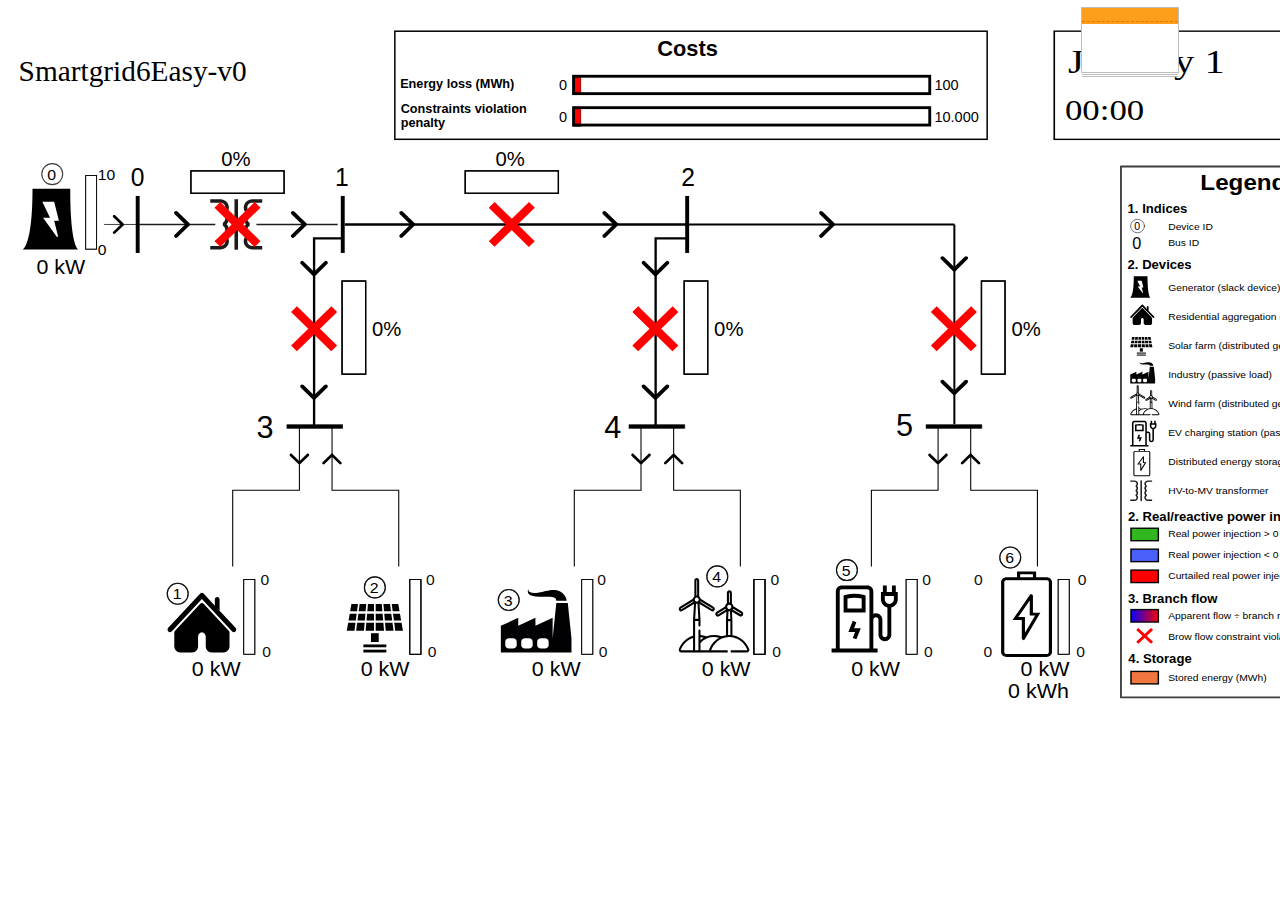
<file: gym_smartgrid/rendering/index.html>
<!DOCTYPE html>
<html>
<head>
    <link rel="stylesheet" href="css/styles.css">
    <script src="js/init.js"></script>
    <script src="js/devices.js"></script>
    <script src="js/graph.js"></script>
    <script src="../envs/smartgrid_env6/svgLabels.js"></script>
    <script src="js/calendar.js"></script>
    <title>SmartGrid-gym</title>
</head>

<body onload="init();">

    <time datetime="2014-09-20" class="icon">
        <strong id="month"></strong>
        <span id="day"></span>
    </time>

    <div>
        <canvas id="clock" width="100" height="100"></canvas>
    </div>
    <script src="js/clock.js"></script>

    <object id="svg-network" data="../envs/smartgrid_env6/network.svg"
            type="image/svg+xml"></object></body>
</html>
</file>
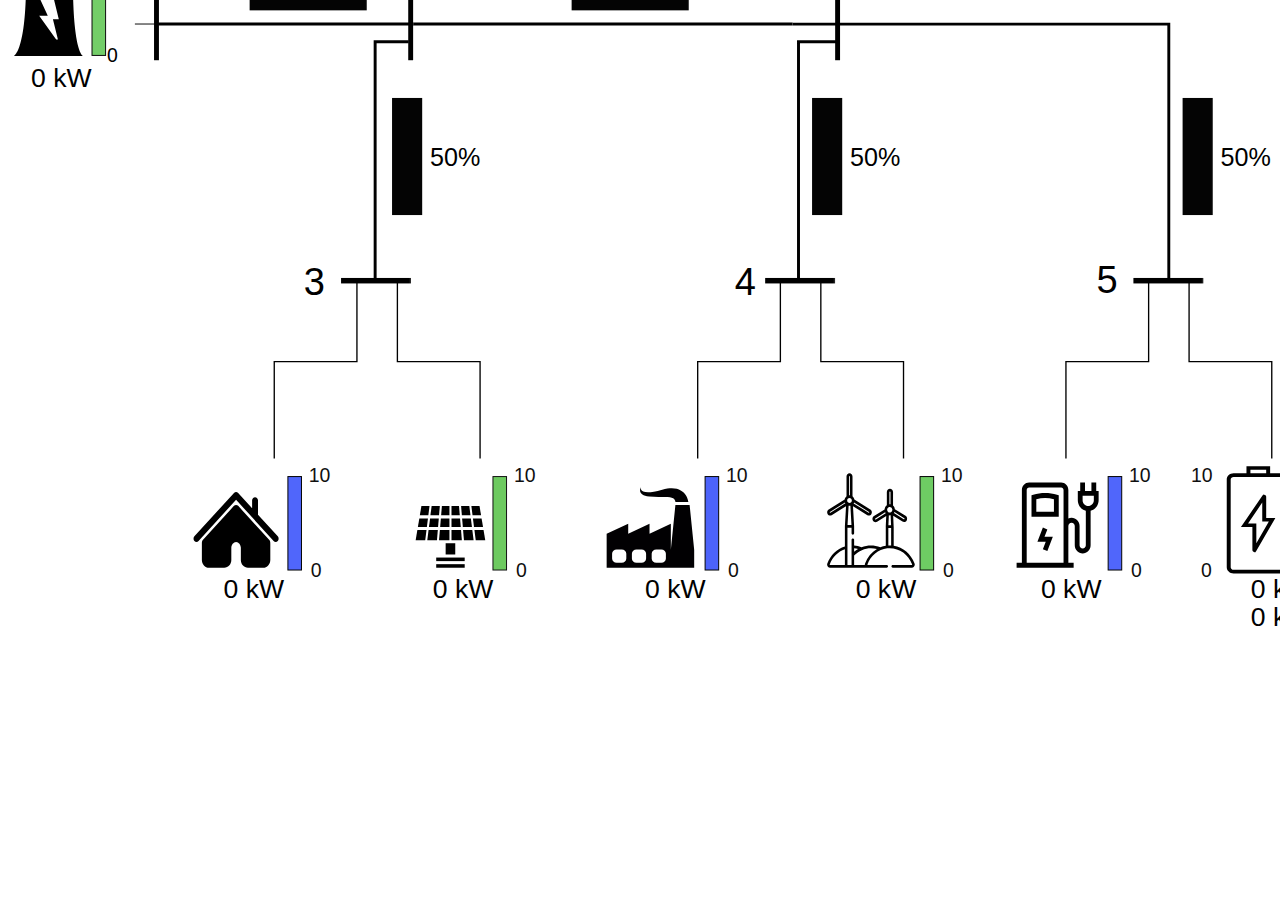
<file: gym_smartgrid/visualization/index.html>
<!DOCTYPE html>
<html>
<head>
    <link rel="stylesheet" href="styles.css">

    <title>SmartGrid-gym</title>
</head>

<body onload="init();">
    <object id="svg-network" data="svg_files/case5/case5.svg"
            type="image/svg+xml"></object>
    <script src="svg_files/case5/svgLabels.js"></script>
    <script src="dynamicVisualization.js"></script>
</body>
</html>
</file>
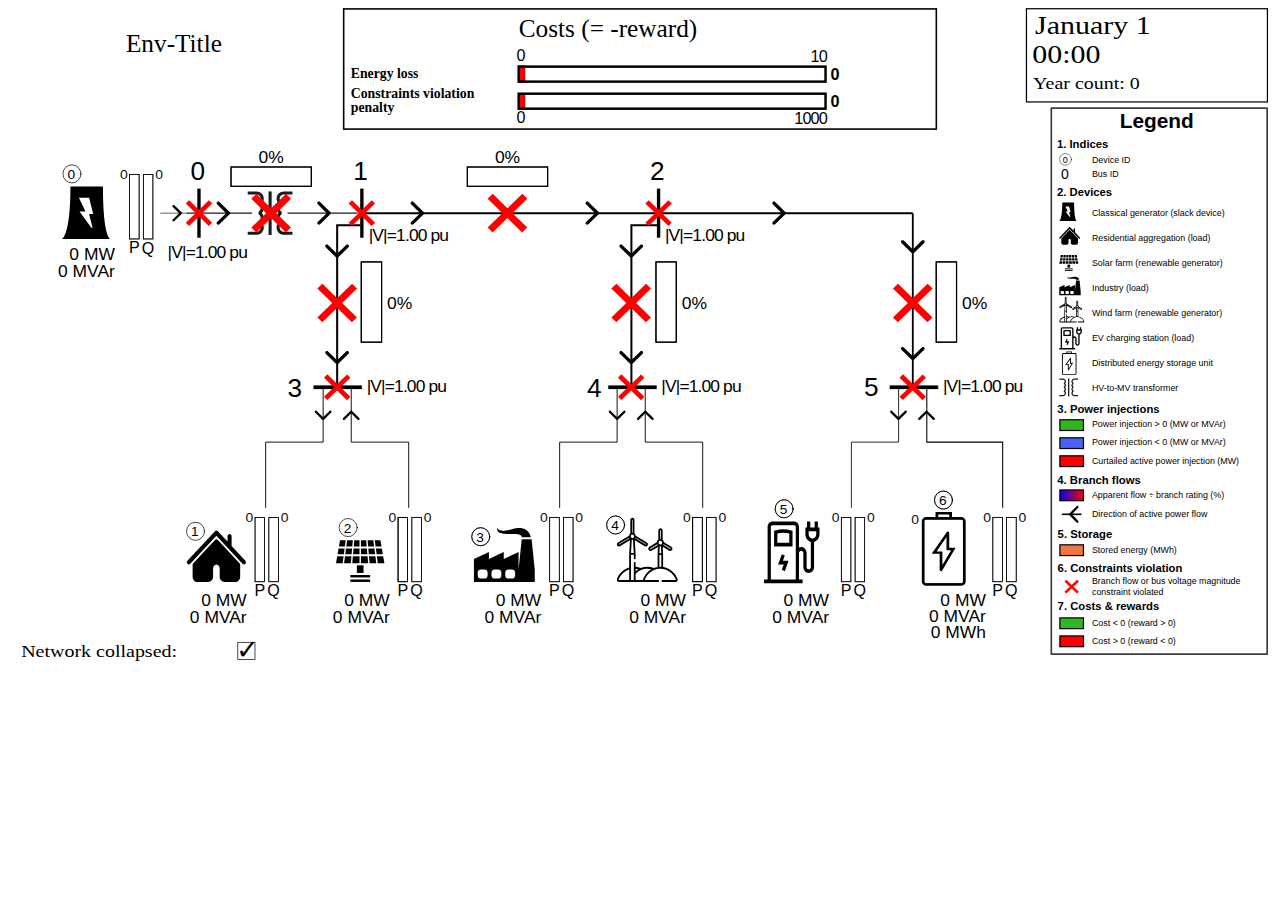
<file: gym_anm/envs/anm6_env/rendering/index.html>
<!DOCTYPE html>
<html>
<head>
    <link rel="stylesheet" href="css/styles.css">
    <script>var wsServerAddress = "ws://127.0.0.1:61849/";</script>
    <script src="js/init.js"></script>
    <script src="js/devices.js"></script>
    <script src="js/graph.js"></script>
    <script src="js/dateTime.js"></script>
    <script src="js/reward.js"></script>
    <script src="js/text.js"></script>
    <script src="envs/anm6/svgLabels.js"></script>
    <title>gym-anm:ANM6</title>
</head>

<body onload="init();">

    <header></header>

    <object id="svg-network" data="envs/anm6/network.svg"
            type="image/svg+xml" class="network">
    </object>

</body>
</html>
</file>
<file: gym_smartgrid/rendering/css/styles.css>
object {
  margin-top: -6%;
}

time.icon {
  margin-bottom: -3em;
  margin-left: 85%;
  font-size: 1em; /* change icon size */
  display: block;
  position: relative;
  width: 6em;
  height: 4em;
  background-color: #fff;
  box-shadow: 0 1px 0 #bdbdbd, 0 2px 0 #fff, 0 3px 0 #bdbdbd, 0 4px 0 #fff, 0 5px 0 #bdbdbd, 0 0 0 1px #bdbdbd;
  overflow: hidden;
}

time.icon * {
  display: block;
  width: 100%;
  font-size: 1em;
  font-weight: bold;
  font-style: normal;
  text-align: center;
}

time.icon strong {
  position: absolute;
  top: 0;
  padding: 0.4em 0;
  color: #fff;
  background-color: #fd9f1b;
  border-bottom: 1px dashed #f37302;
  box-shadow: 0 2px 0 #fd9f1b;
}

time.icon span {
  width: 100%;
  font-size: 1.6em;
  letter-spacing: -0.05em;
  padding-top: 1.4em;
  color: #2f2f2f;
}

canvas {
  margin-left: 92%;
  margin-top: -2%;
}
</file>
<file: gym_smartgrid/visualization/styles.css>
object {
  margin-top: -6%;
}

time.icon {
  margin-bottom: -3em;
  margin-left: 85%;
  font-size: 1em; /* change icon size */
  display: block;
  position: relative;
  width: 6em;
  height: 4em;
  background-color: #fff;
  box-shadow: 0 1px 0 #bdbdbd, 0 2px 0 #fff, 0 3px 0 #bdbdbd, 0 4px 0 #fff, 0 5px 0 #bdbdbd, 0 0 0 1px #bdbdbd;
  overflow: hidden;
}

time.icon * {
  display: block;
  width: 100%;
  font-size: 1em;
  font-weight: bold;
  font-style: normal;
  text-align: center;
}

time.icon strong {
  position: absolute;
  top: 0;
  padding: 0.4em 0;
  color: #fff;
  background-color: #fd9f1b;
  border-bottom: 1px dashed #f37302;
  box-shadow: 0 2px 0 #fd9f1b;
}

time.icon span {
  width: 100%;
  font-size: 1.6em;
  letter-spacing: -0.05em;
  padding-top: 1.4em;
  color: #2f2f2f;
}

canvas {
  margin-left: 92%;
  margin-top: -2%;
}
</file>
<file: gym_anm/envs/anm6_env/rendering/css/styles.css>
object {
  width: 100%;
  height: 100%;
  float: left;
}
</file>
